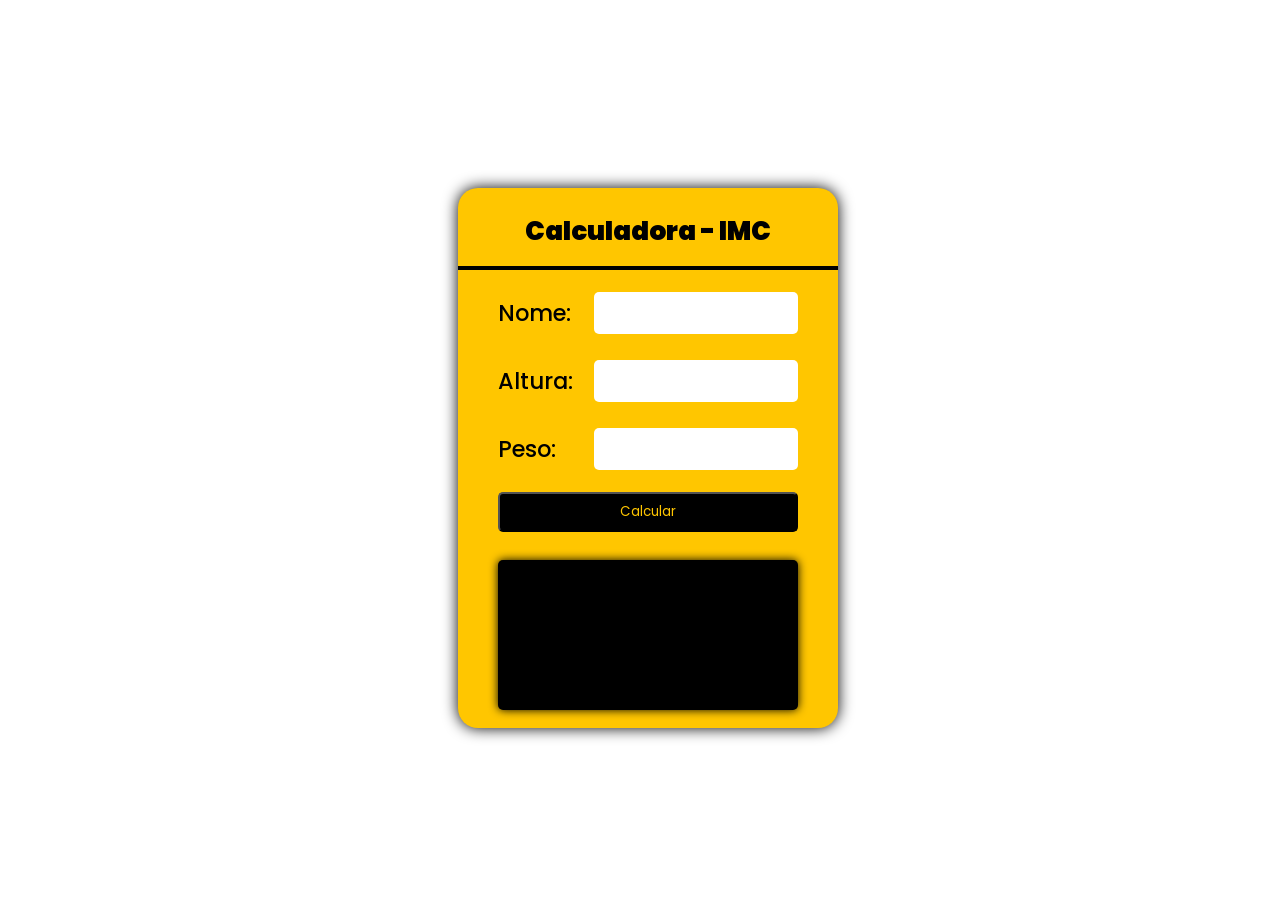
<file: projetos/calculadora-imc/index.html>
<!DOCTYPE html>
<html lang="pt-br">

  <head>
    <meta charset="UTF-8">
    <meta name="viewport" content="width=device-width, initial-scale=1.0">
    <link rel="stylesheet" type="text/css" href="./style.css">
    <title>Calculadora IMC</title>
  </head>

  <body style="overflow-x: hidden; overflow-y: hidden;">
    <main>
      <div class="container">
        <div class="title"> Calculadora - IMC </div>
        <div class="input">
            <label>Nome:</label>
            <input type="text" id='nome'>
        </div>
        <div class="input">
            <label>Altura:</label>
            <input type="number" id='altura'>
        </div>
        <div class="input">
            <label>Peso:</label>
            <input type="number" id='peso'>
        </div>
        <button id='calcular'>Calcular</button>

        <div class="result" id='resultado'></div>
      </div>
    </main>

    <script src="./script.js"></script>
  </body>

</html>
</file>
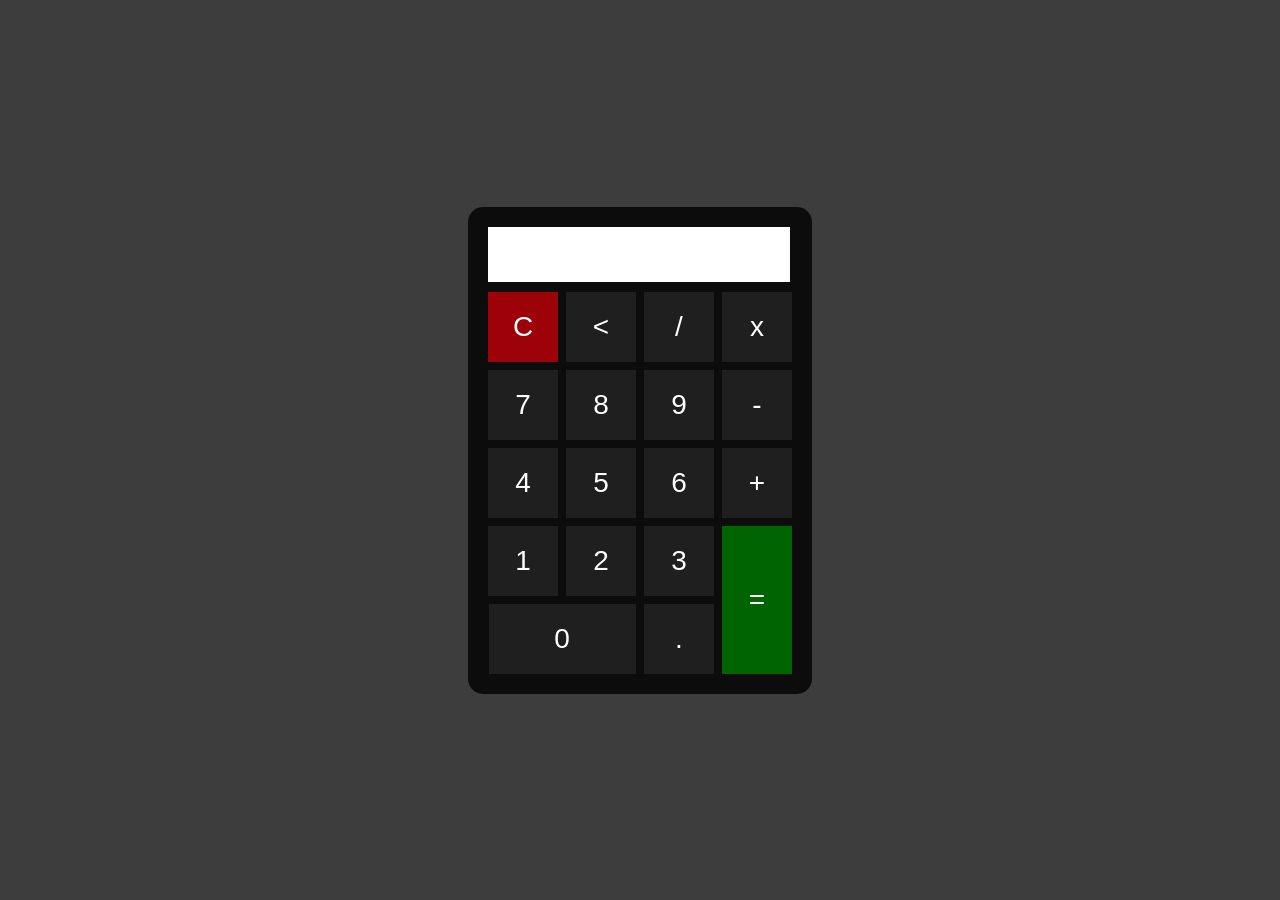
<file: projetos/calculadora/index.html>
<!DOCTYPE html>
<html lang="pt-br">

<head>
    <meta charset="UTF-8">
    <meta http-equiv="X-UA-Compatible" content="IE=edge">
    <meta name="viewport" content="width=device-width, initial-scale=1.0">
    <link rel="stylesheet" type="text/css" href="./style.css">
    <title>Calculadora</title>
</head>

<body>
    <div>
        <div class="calculadora">
            <p id="resultado"></p>
            <table>
                <tr>
                    <td><button class="botao" onclick="clean()" style="background-color: #9d0208;">C</button></td>
                    <td><button class="botao" onclick="back()"><</button></td>
                    <td><button class="botao" onclick="insert('/')">/</button></td>
                    <td><button class="botao" onclick="insert('*')">x</button></td>
                </tr>
                <tr>
                    <td><button class="botao" onclick="insert('7')">7</button></td>
                    <td><button class="botao" onclick="insert('8')">8</button></td>
                    <td><button class="botao" onclick="insert('9')">9</button></td>
                    <td><button class="botao" onclick="insert('-')">-</button></td>
                </tr>
                <tr>
                    <td><button class="botao" onclick="insert('4')">4</button></td>
                    <td><button class="botao" onclick="insert('5')">5</button></td>
                    <td><button class="botao" onclick="insert('6')">6</button></td>
                    <td><button class="botao" onclick="insert('+')">+</button></td>
                </tr>
                <tr>
                    <td><button class="botao" onclick="insert('1')">1</button></td>
                    <td><button class="botao" onclick="insert('2')">2</button></td>
                    <td><button class="botao" onclick="insert('3')">3</td>
                    <td rowspan="2"><button class="botao" style="height: 148px; background-color: #006400;" onclick="calcular()">=</button></td>
                </tr>
                <tr>
                    <td colspan="2"><button class="botao" style="width: 147px;" onclick="insert('0')">0</button></td>
                    <td><button class="botao" onclick="insert('.')">.</button></td>
                </tr>
            </table>
        </div>
    </div>

    <script src="./script.js"></script>
</body>

</html>
</file>
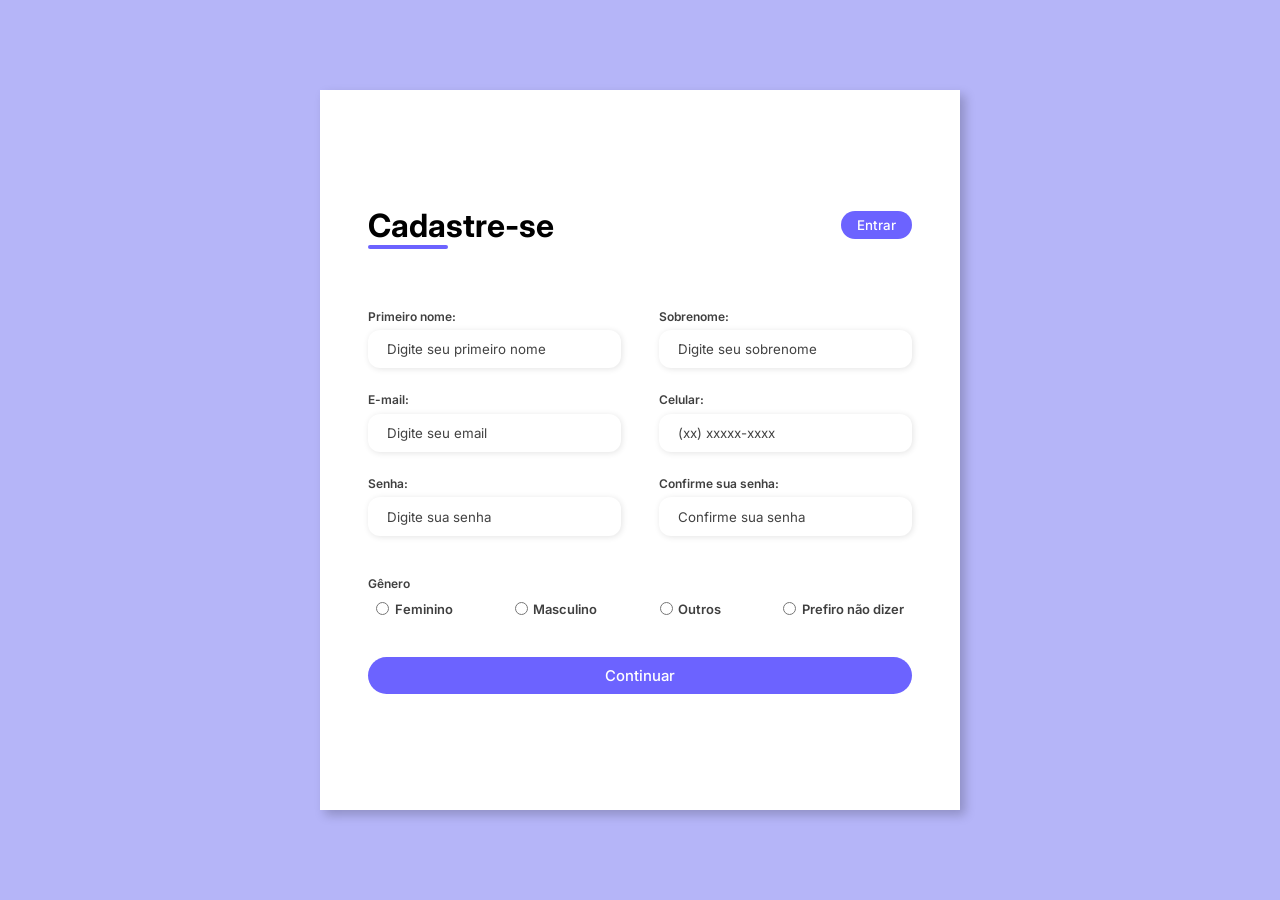
<file: projetos/formulario-de-cadastro/index.html>
<!DOCTYPE html>
<html lang="pt-br">

<head>
    <meta charset="UTF-8">
    <meta http-equiv="X-UA-Compatible" content="IE=edge">
    <meta name="viewport" content="width=device-width, initial-scale=1.0">
    <link rel="stylesheet" type="text/css" href="./style.css">
    <title>Formulário de Cadastro</title>
</head>

<body>
    <div class="container">
        <div class="form-image">
            <img src="img/undraw_shopping_re_hdd9.svg">
        </div>
        <div class="form">
            <form action="#">
                <div class="form-header">
                    <div class="title">
                        <h1>Cadastre-se</h1>
                    </div>
                    <div class="login-button">
                        <button><a href="#">Entrar</a></button>
                    </div>
                </div>
                <div class="input-group">
                    <div class="input-box">
                        <label for="firstname">Primeiro nome:</label>
                        <input id="firstname" type="text" name="firstname" placeholder="Digite seu primeiro nome" required>
                    </div>
                    <div class="input-box">
                        <label for="lastname">Sobrenome:</label>
                        <input id="lastname" type="text" name="lastname" placeholder="Digite seu sobrenome" required>
                    </div>
                    <div class="input-box">
                        <label for="email">E-mail:</label>
                        <input id="email" type="email" name="email" placeholder="Digite seu email" required>
                    </div>
                    <div class="input-box">
                        <label for="number">Celular:</label>
                        <input id="number" type="tel" name="number" placeholder="(xx) xxxxx-xxxx" required>
                    </div>
                    <div class="input-box">
                        <label for="password">Senha:</label>
                        <input id="password" type="password" name="password" placeholder="Digite sua senha" required>
                    </div>
                    <div class="input-box">
                        <label for="password">Confirme sua senha:</label>
                        <input id="password" type="password" name="confirmpassword" placeholder="Confirme sua senha" required>
                    </div>
                </div>
                <div class="gender-inputs">
                    <div class="gender-title">
                        <h6>Gênero</h6>
                    </div>
                    <div class="gender-group">
                        <div class="gender-input">
                            <input type="radio" id="female" name="gender">
                            <label for="female">Feminino</label>
                        </div>
                        <div class="gender-input">
                            <input type="radio" id="male" name="gender">
                            <label for="male">Masculino</label>
                        </div>
                        <div class="gender-input">
                            <input type="radio" id="others" name="gender">
                            <label for="others">Outros</label>
                        </div>
                        <div class="gender-input">
                            <input type="radio" id="none" name="gender">
                            <label for="none">Prefiro não dizer</label>
                        </div>
                    </div>
                </div>
                <div class="continue-button">
                    <button><a href="#">Continuar</a></button>
                </div>
            </form>
        </div>
    </div>
</body>

</html>
</file>
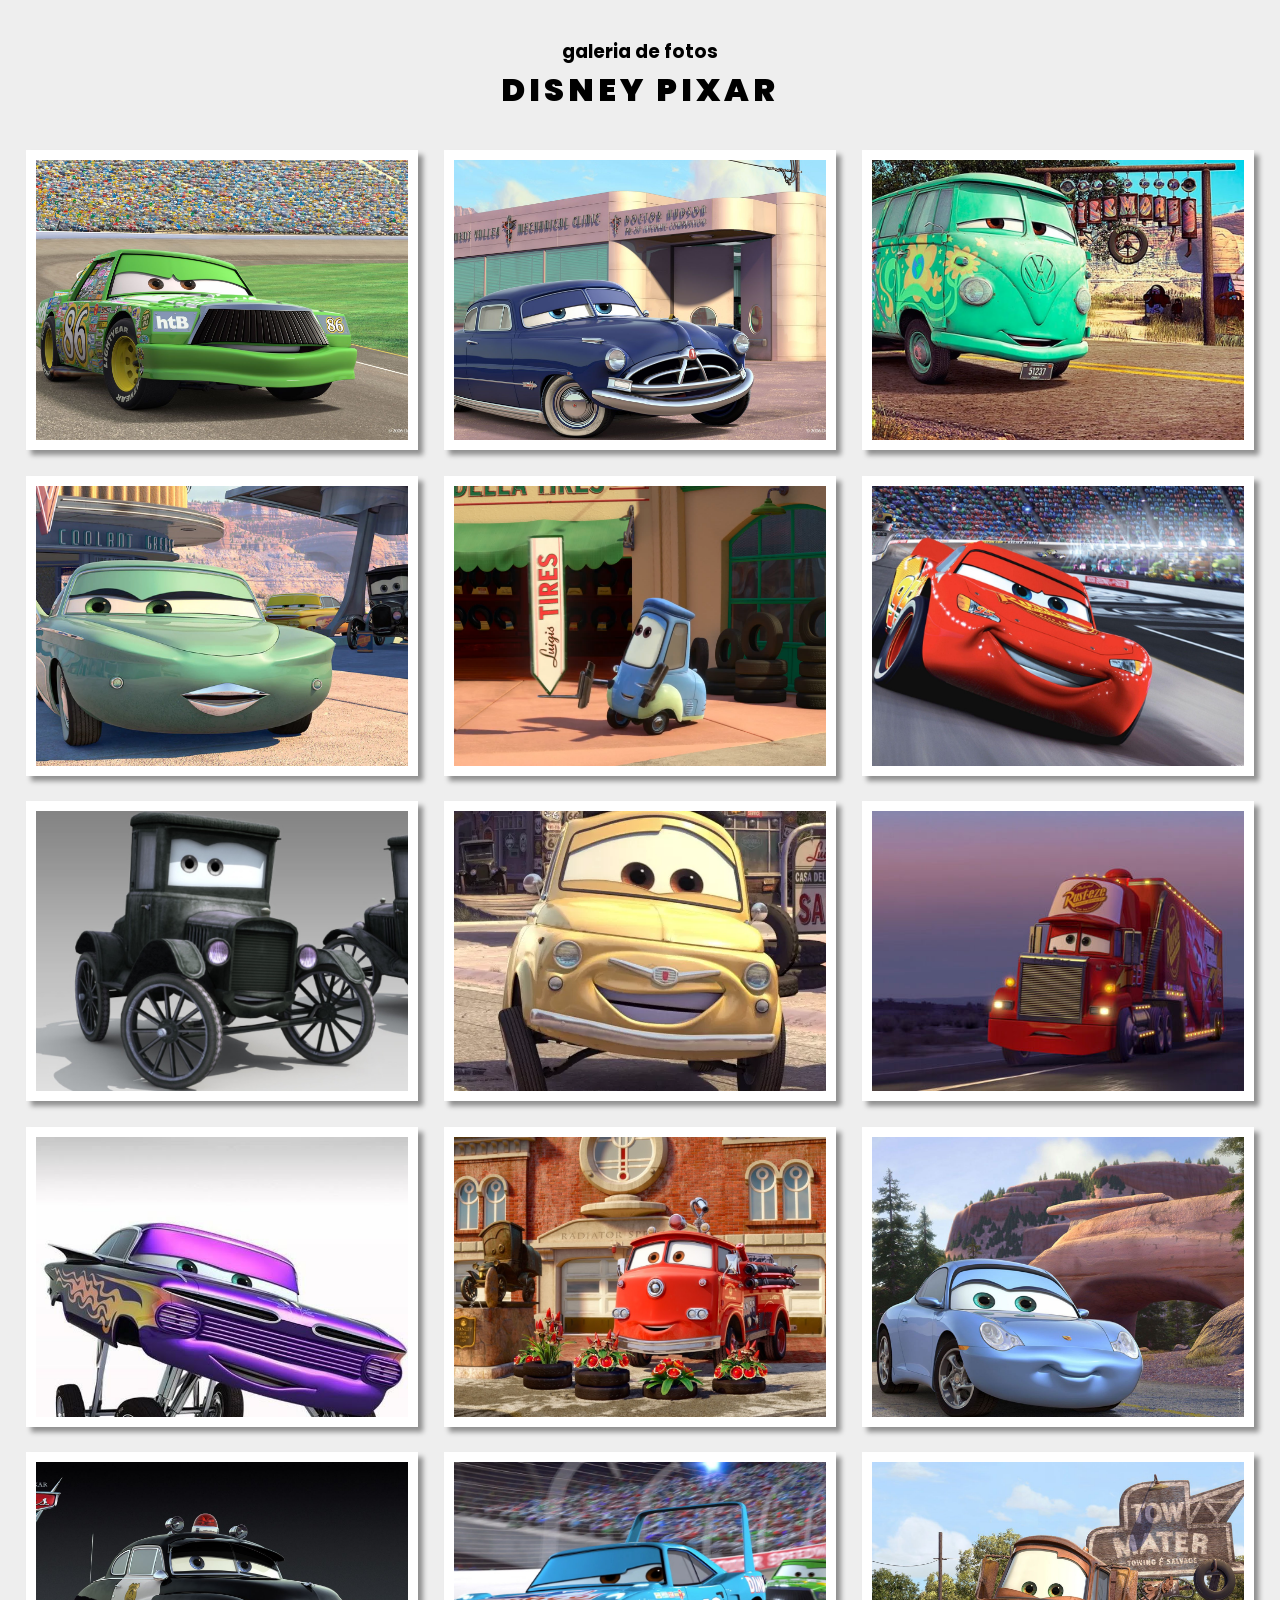
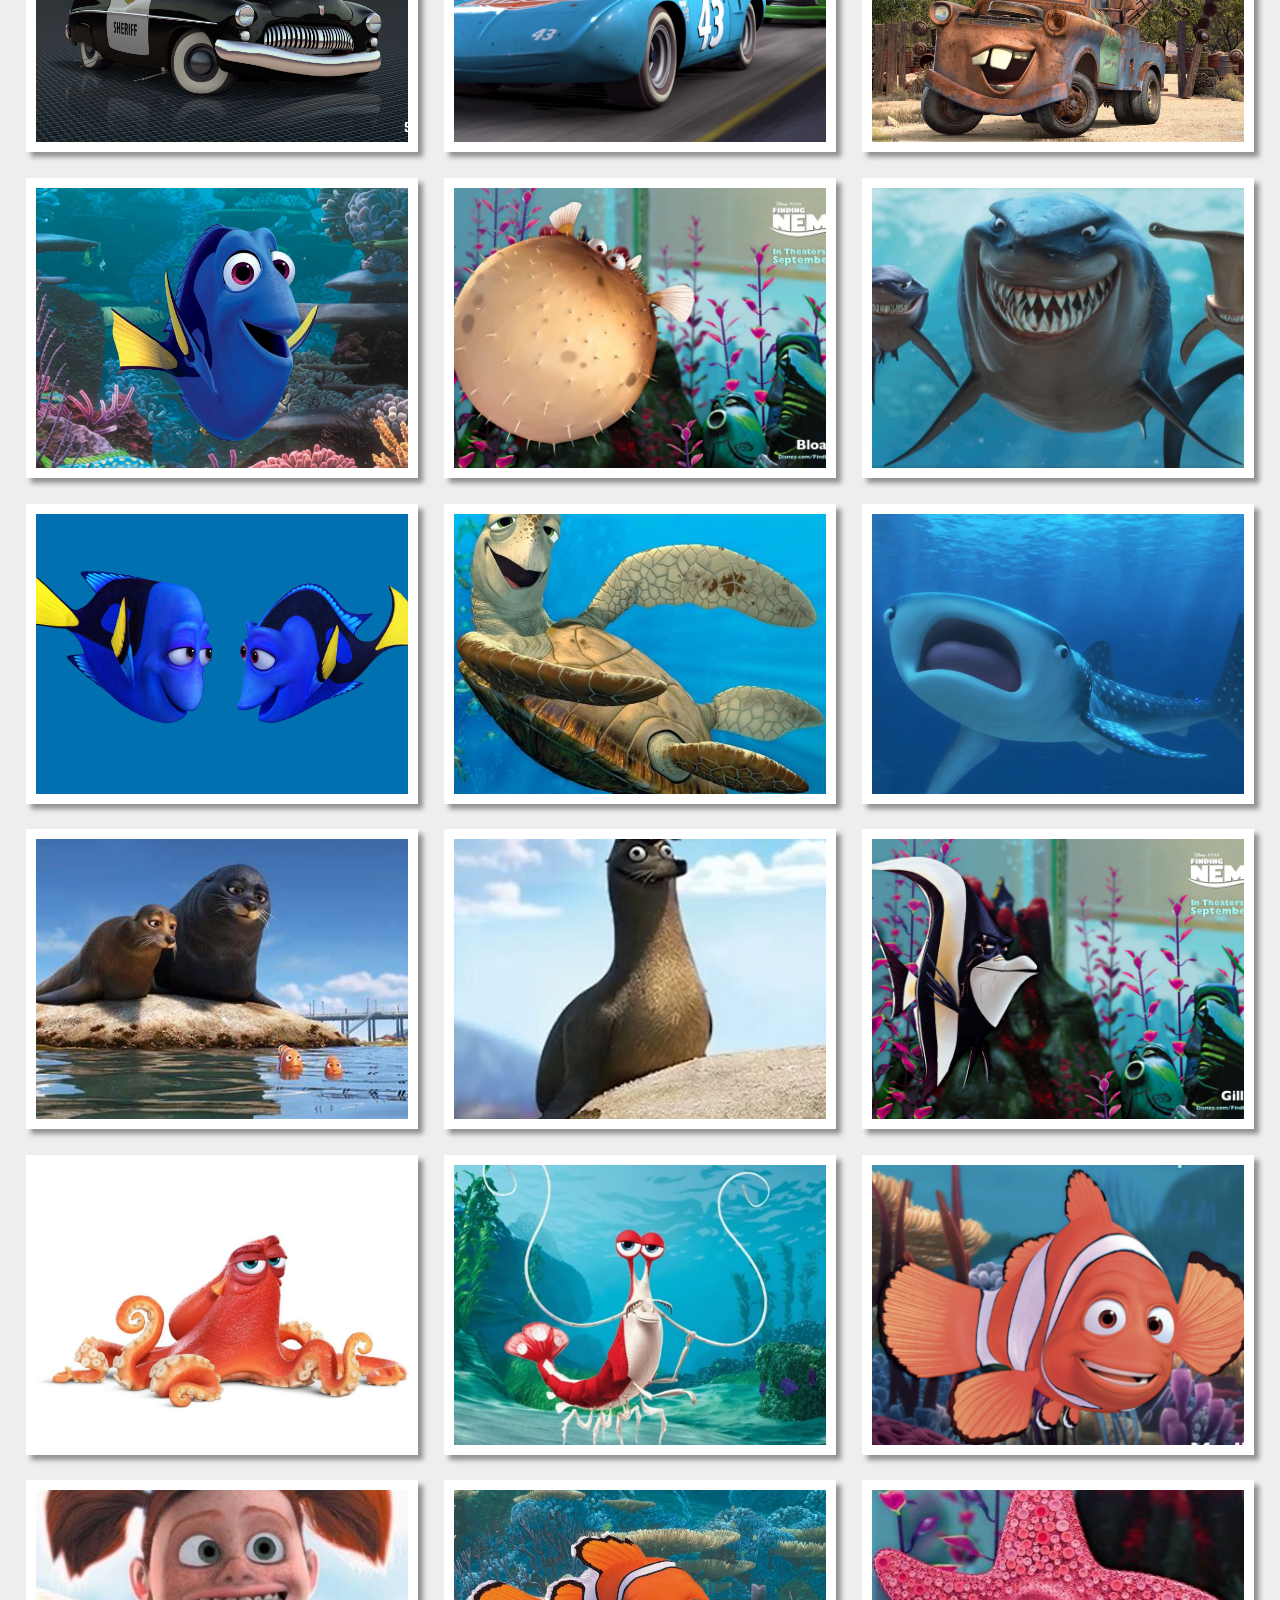
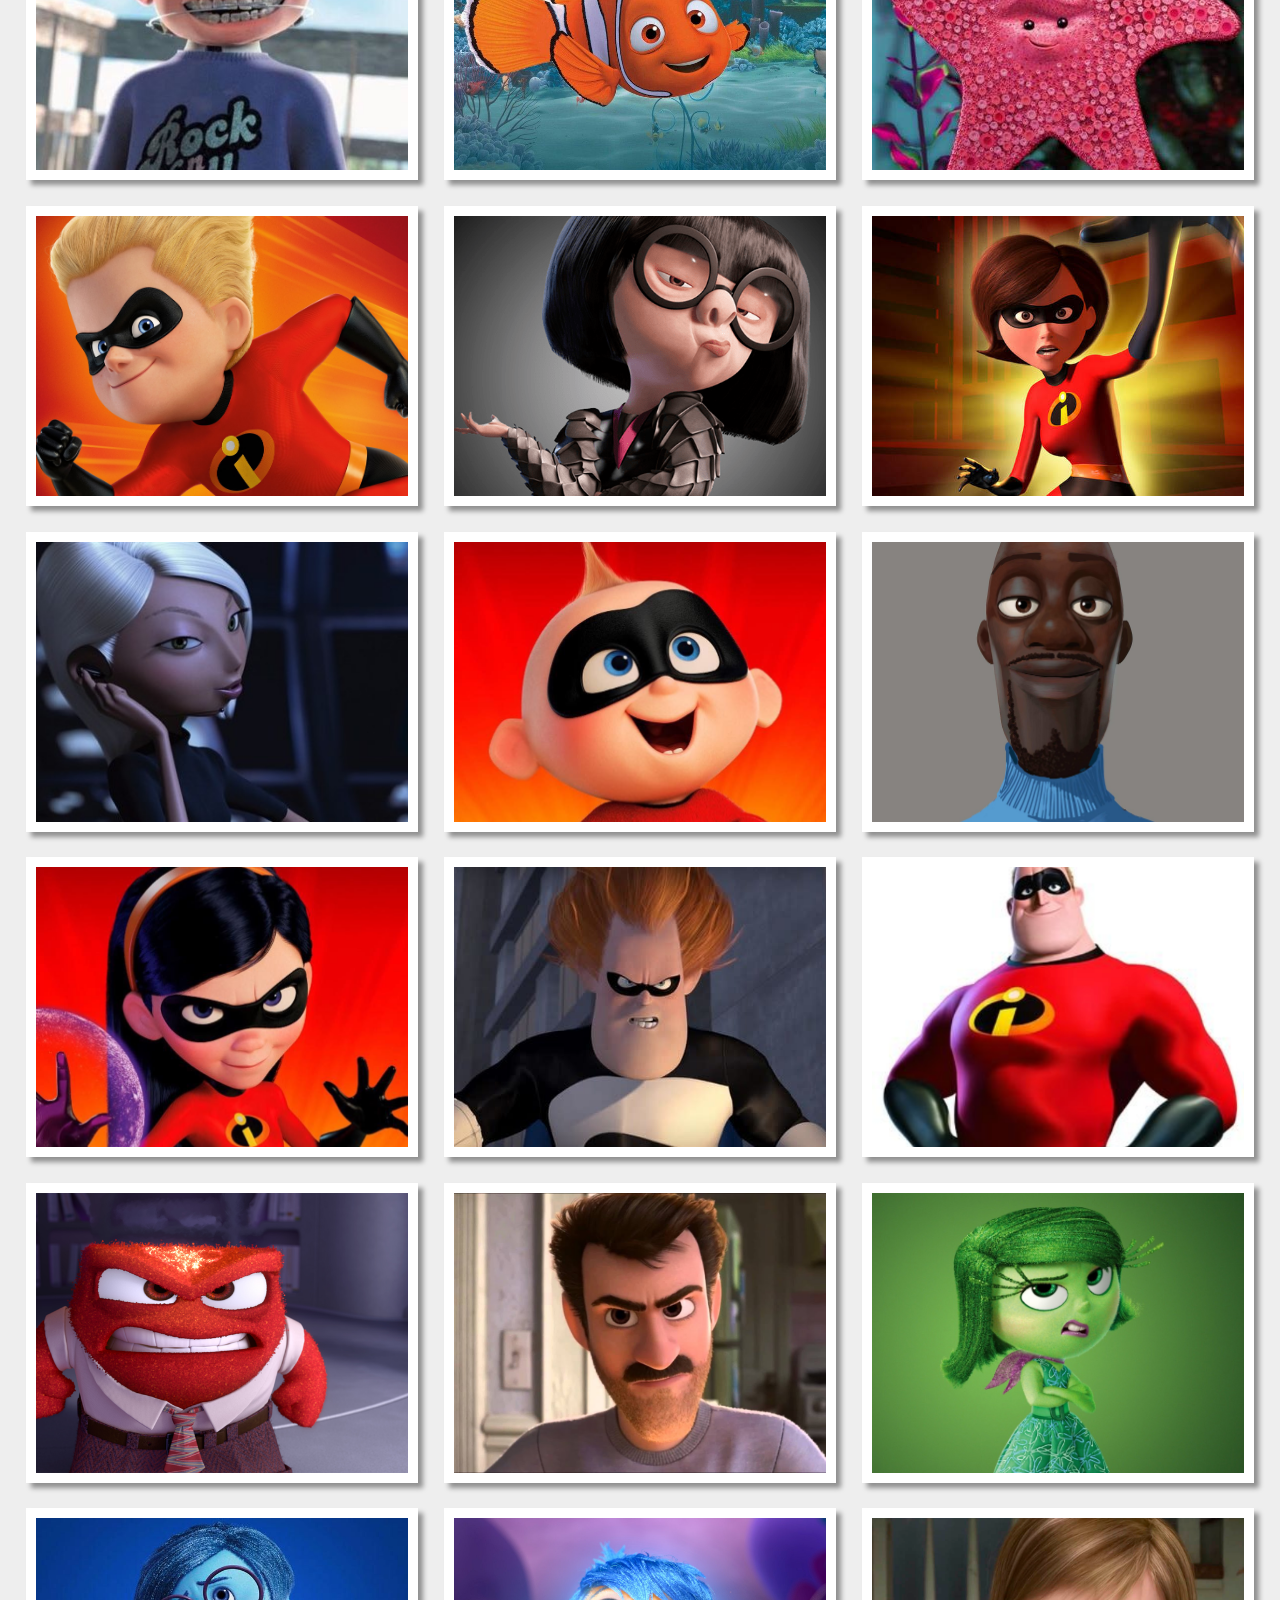
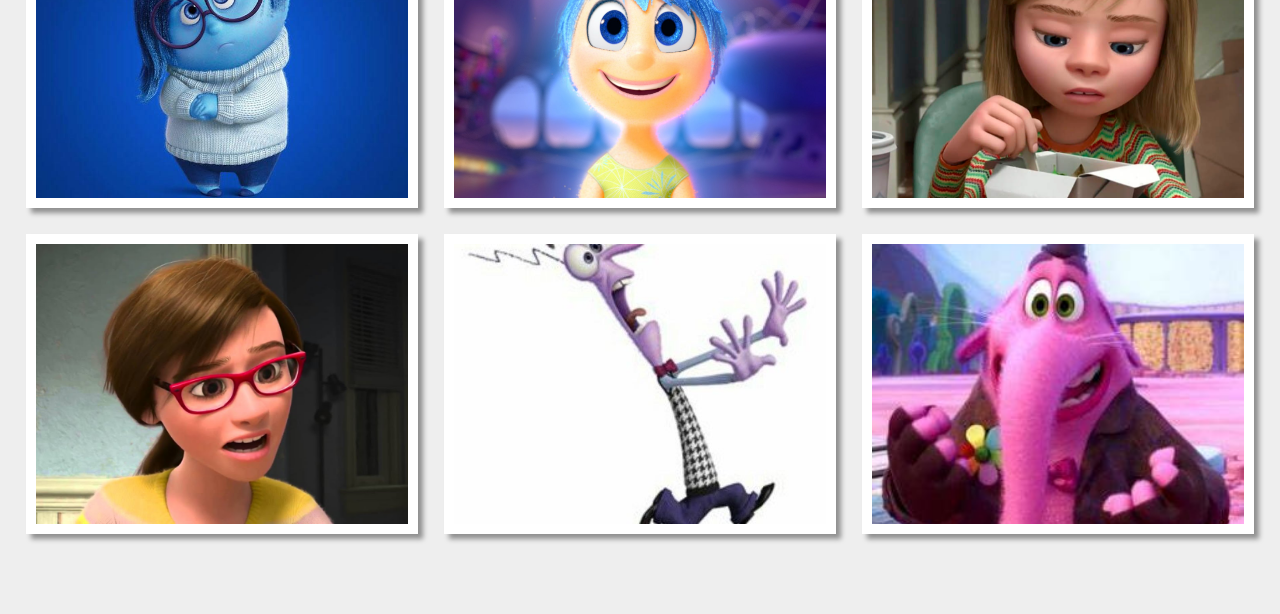
<file: projetos/galeria-de-fotos/index.html>
<!DOCTYPE html>
<html lang="pt-br">

<head>
    <meta charset="UTF-8">
    <meta http-equiv="X-UA-Compatible" content="IE=edge">
    <meta name="viewport" content="width=device-width, initial-scale=1.0">
    <link rel="stylesheet" type="text/css" href="./style.css">
    <title>Galeria de fotos</title>
</head>

<body>
    <header>
        <h3>galeria de fotos</h3>
        <h1>DISNEY PIXAR</h1>
    </header>

    <main>
        <div class="container">
            <a href="./img/Chick Hicks.jpg" class="itens">
                <img src="./img/Chick Hicks.jpg" alt="Chick Hicks">
            </a>
            <a href="./img/doctor hudson.jpg" class="itens">
                <img src="./img/doctor hudson.jpg" alt="Doctor hudson">
            </a>
            <a href="./img/Fillmore.jpg" class="itens">
                <img src="./img/Fillmore.jpg" alt="Fillmore">
            </a>
            <a href="./img/flo.jpg" class="itens">
                <img src="./img/flo.jpg" alt="Flo">
            </a>
            <a href="./img/Guido.png" class="itens">
                <img src="./img/Guido.png" alt="Guido">
            </a>
            <a href="./img/lightning-mcqueen.jpg" class="itens">
                <img src="./img/lightning-mcqueen.jpg" alt="Lightning Mcqueen">
            </a>
            <a href="./img/Lizzie.jpg" class="itens">
                <img src="./img/Lizzie.jpg" alt="Lizzie">
            </a>
            <a href="./img/Luigi.png" class="itens">
                <img src="./img/Luigi.png" alt="Luigi">
            </a>
            <a href="./img/Mack.jpg" class="itens">
                <img src="./img/Mack.jpg" alt="Mack">
            </a>
            <a href="./img/Ramone.jpg" class="itens">
                <img src="./img/Ramone.jpg" alt="Ramone">
            </a>
            <a href="./img/Ruivo.jpg" class="itens">
                <img src="./img/Ruivo.jpg" alt="Ruivo">
            </a>
            <a href="./img/Sally Carrera.jpg" class="itens">
                <img src="./img/Sally Carrera.jpg" alt="Sally Carrera">
            </a>
            <a href="./img/Sheriff.jpg" class="itens">
                <img src="./img/Sheriff.jpg" alt="Sheriff">
            </a>
            <a href="./img/The King.jpg" class="itens">
                <img src="./img/The King.jpg" alt="The king">
            </a>
            <a href="./img/Tow Mater.jpg" class="itens">
                <img src="./img/Tow Mater.jpg" alt="Tow Mater">
            </a>
            <a href="./img/Dory.jpg" class="itens">
                <img src="./img/Dory.jpg" alt="Dory">
            </a>
            <a href="./img/Bloat.jpg" class="itens">
                <img src="./img/Bloat.jpg" alt="Bloat">
            </a>
            <a href="./img/Bruce.jpg" class="itens">
                <img src="./img/Bruce.jpg" alt="Bruce">
            </a>
            <a href="./img/Charlie e Jenny.webp" class="itens">
                <img src="./img/Charlie e Jenny.webp" alt="Charlie e Jenny">
            </a>
            <a href="./img/Crush.jpg" class="itens">
                <img src="./img/Crush.jpg" alt="Crush">
            </a>
            <a href="./img/Destiny.png" class="itens">
                <img src="./img/Destiny.png" alt="Destiny">
            </a>
            <a href="./img/Focas.jpg" class="itens">
                <img src="./img/Focas.jpg" alt="Focas">
            </a>
            <a href="./img/Geraldo.jpg" class="itens">
                <img src="./img/Geraldo.jpg" alt="Geraldo">
            </a>
            <a href="./img/Gill.jpg" class="itens">
                <img src="./img/Gill.jpg" alt="Gill">
            </a>
            <a href="./img/Hank.jpg" class="itens">
                <img src="./img/Hank.jpg" alt="Hank">
            </a>
            <a href="./img/Jacques.jpg" class="itens">
                <img src="./img/Jacques.jpg" alt="Jacques">
            </a>
            <a href="./img/Marlin.png" class="itens">
                <img src="./img/Marlin.png" alt="Marlin">
            </a>
            <a href="./img/Menina.jpg" class="itens">
                <img src="./img/Menina.jpg" alt="Menina">
            </a>
            <a href="./img/Nemo.jpg" class="itens">
                <img src="./img/Nemo.jpg" alt="Nemo">
            </a>
            <a href="./img/Peach.jpg" class="itens">
                <img src="./img/Peach.jpg" alt="Peach">
            </a>
            <a href="./img/Dash.jpg" class="itens">
                <img src="./img/Dash.jpg" alt="Dash">
            </a>
            <a href="./img/Edna.png" class="itens">
                <img src="./img/Edna.png" alt="Edna">
            </a>
            <a href="./img/Helen.jpg" class="itens">
                <img src="./img/Helen.jpg" alt="Helen">
            </a>
            <a href="./img/Mirage.jpg" class="itens">
                <img src="./img/Mirage.jpg" alt="Mirage">
            </a>
            <a href="./img/Jack.jpg" class="itens">
                <img src="./img/Jack.jpg" alt="Jack">
            </a>
            <a href="./img/Lucius.jpg" class="itens">
                <img src="./img/Lucius.jpg" alt="Lucius">
            </a>
            <a href="./img/Violet.jpg" class="itens">
                <img src="./img/Violet.jpg" alt="Violet">
            </a>
            <a href="./img/Buddy.jpg" class="itens">
                <img src="./img/Buddy.jpg" alt="Buddy">
            </a>
            <a href="./img/Bob.png" class="itens">
                <img src="./img/Bob.png" alt="Bob">
            </a>
            <a href="./img/Anger.png" class="itens">
                <img src="./img/Anger.png" alt="Anger">
            </a>
            <a href="./img/Dad.jpg" class="itens">
                <img src="./img/Dad.jpg" alt="Dad">
            </a>
            <a href="./img/Disgust.jpg" class="itens">
                <img src="./img/Disgust.jpg" alt="Disgust">
            </a>
            <a href="./img/Sadness.jpg" class="itens">
                <img src="./img/Sadness.jpg" alt="Sadness">
            </a>
            <a href="./img/Joy.jpg" class="itens">
                <img src="./img/Joy.jpg" alt="Joy">
            </a>
            <a href="./img/Girl.png" class="itens">
                <img src="./img/Girl.png" alt="Girl">
            </a>
            <a href="./img/Mom.jpg" class="itens">
                <img src="./img/Mom.jpg" alt="Mom">
            </a>
            <a href="./img/Fear.jpg" class="itens">
                <img src="./img/Fear.jpg" alt="Fear">
            </a>
            <a href="./img/Bing Bong.jpg" class="itens">
                <img src="./img/Bing Bong.jpg" alt="Bing Bong">
            </a>
        </div>
    </main>
    
    <footer></footer>
</body>

</html>
</file>
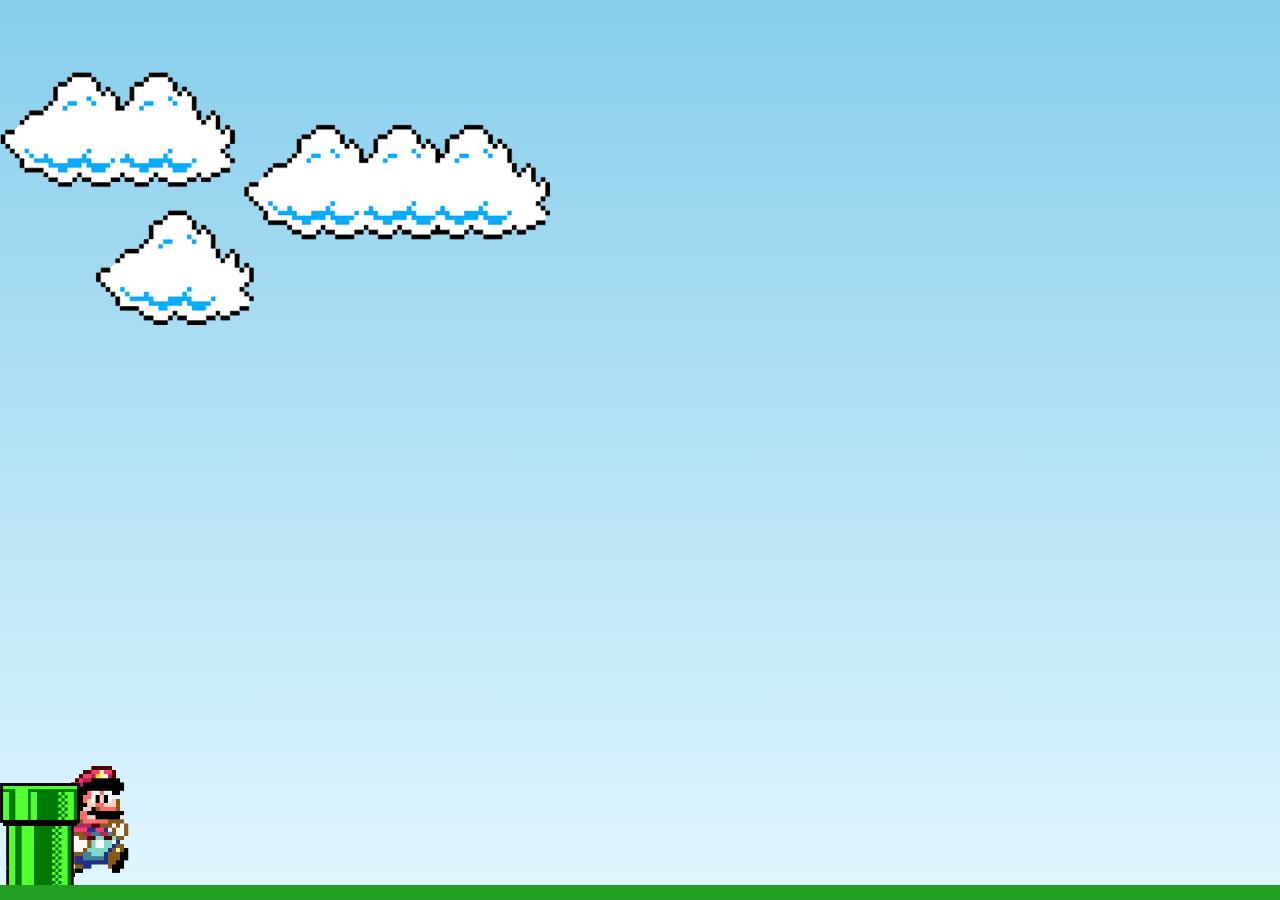
<file: projetos/jogo-do-mario/index.html>
<!DOCTYPE html>
<html lang="pt-br">
<head>
    <meta charset="UTF-8">
    <meta http-equiv="X-UA-Compatible" content="IE=edge">
    <meta name="viewport" content="width=device-width, initial-scale=1.0">
    <link rel="stylesheet" type="text/css" href="./style.css">
    <title>Jogo do Mário</title>
</head>

<body>
    <div class="game-board">
        <img src="./img/nuvens.png" class="nuvens">
        <img src="./img/nuvens.png" class="nuvens2">
        <img src="./img/mario.gif" class="mario">
        <img src="./img/tubo.png" class="tubo">
    </div>

    <script src="./script.js"></script>
</body>

</html>
</file>
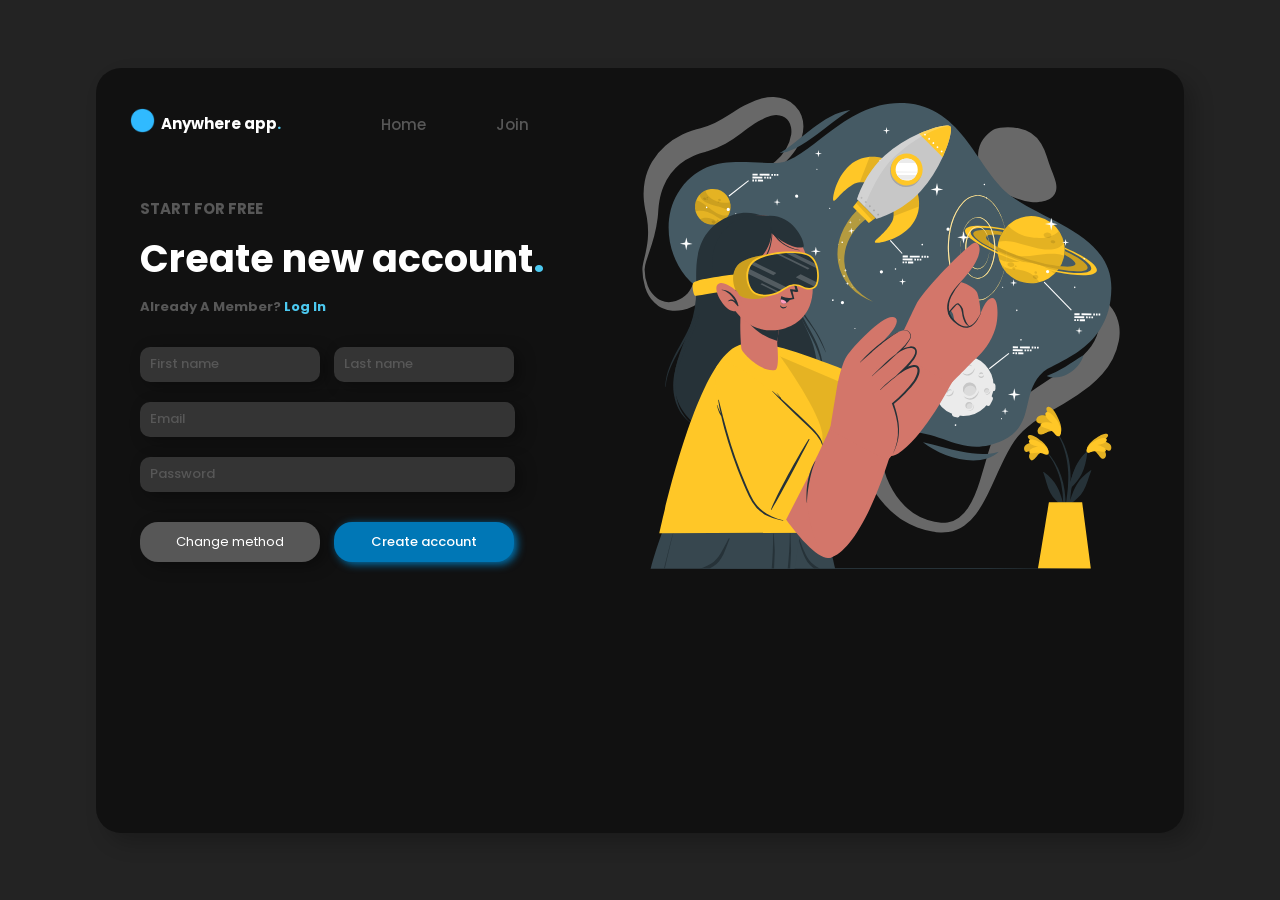
<file: projetos/landing-page/index.html>
<!DOCTYPE html>
<html lang="pt-br">

<head>
    <meta charset="UTF-8">
    <meta http-equiv="X-UA-Compatible" content="IE=edge">
    <meta name="viewport" content="width=device-width, initial-scale=1.0">
    <link rel="stylesheet" type="text/css" href="./style.css">
    <title>Landing page</title>
</head>

<body>
    <div class="container">
        <div class="lado-esquerdo">
            <header class="lado-esquerdo-header">
                <img class="logo" src="./img/logo circulo azul.png">
                <h2 class="logo-nome">Anywhere app<span>.</span></h2>
                <ul>
                    <a href="#"><li>Home</li></a>
                    <a href="#"><li>Join</li></a>
                </ul>
            </header>
            <section class="lado-esquerdo-main">
                <div>
                    <h3 class="lado-esquerdo-subtitulo1">START FOR FREE</h3>
                    <h1 class="lado-esquerdo-titulo">Create new account<span>.</span></h1>
                    <h3 class="lado-esquerdo-subtitulo2">Already A Member? <span>Log In</span></h3>
                </div>
                <form>
                    <div>
                        <input  class="primeiro-input" type="text" placeholder="First name">
                        <input type="text" placeholder="Last name">
                    </div>
                    <input class="segundo-input" type="email" placeholder="Email" required>
                    <input class="segundo-input" type="password" placeholder="Password" required>
                    <div class="botao">
                        <input class="terceiro-input-botao" type="submit" value="Change method">
                        <input class="segundo-botao" type="submit" value="Create account">
                    </div>
                </form>
            </section>
        </div>
        <section class="lado-direito">
            <img class="lado-direito-imagem" src="./img/animação.svg">
        </section>
    </div>
</body>

</html>
</file>
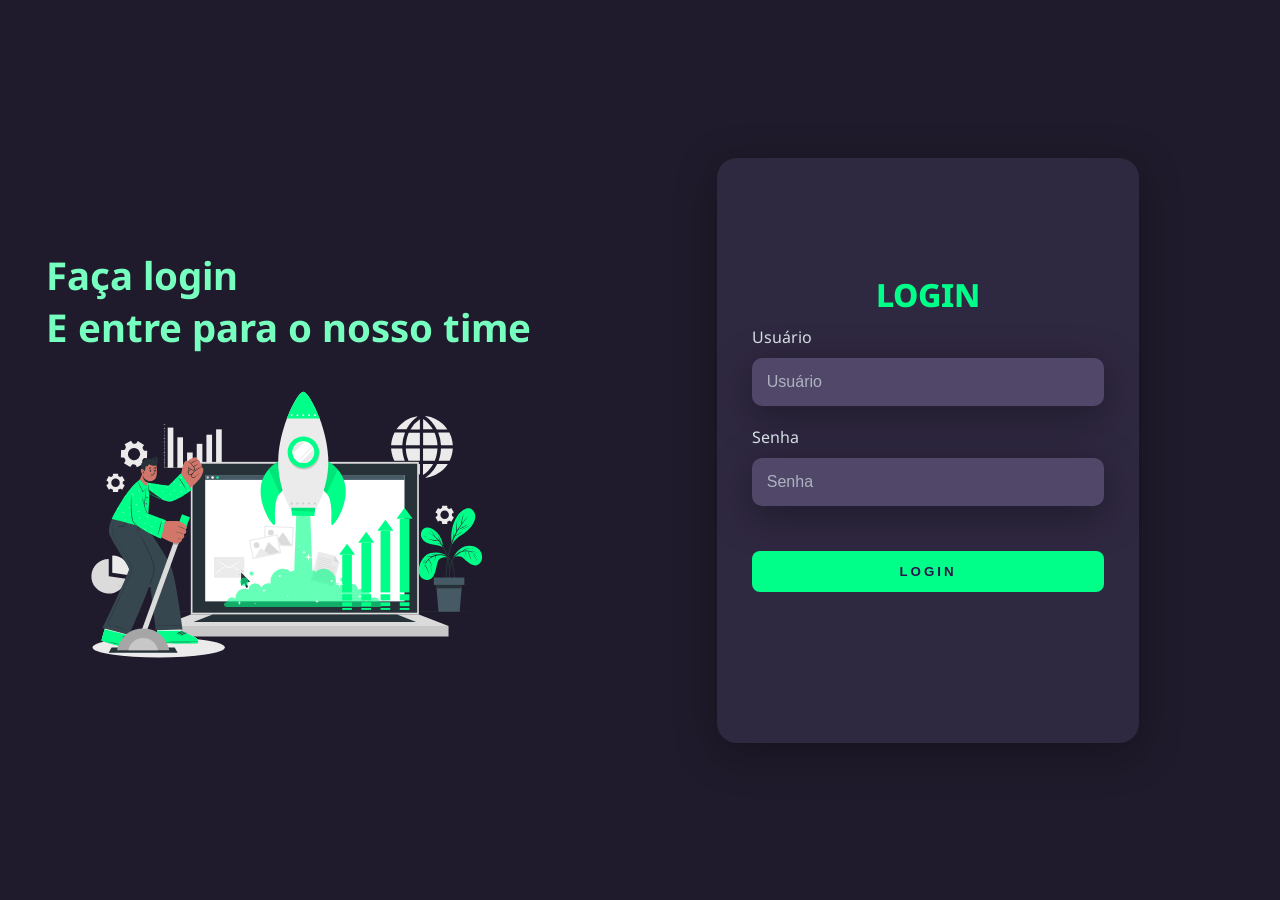
<file: projetos/tela-de-login/index.html>
<!DOCTYPE html>
<html lang="pt-br">

<head>
    <meta charset="UTF-8">
    <meta http-equiv="X-UA-Compatible" content="IE=edge">
    <meta name="viewport" content="width=device-width, initial-scale=1.0">
    <link rel="stylesheet" type="text/css" href="./style.css">
    <title>Login</title>
</head>

<body>
    <main class="main-login">
        <div class="left-login">
            <h1>Faça login<br>E entre para o nosso time</h1>
            <img class="left-login-image" src="./img/animação.svg" alt="Imagem">
        </div>
        <div class="right-login">
            <div class="card-login">
                <h1>LOGIN</h1>
                <div class="textfield">
                    <label for="usuario">Usuário</label>
                    <input type="text" name="usuario" placeholder="Usuário" required>
                </div>
                <div class="textfield">
                    <label for="Senha">Senha</label>
                    <input type="password" name="senha" placeholder="Senha" required>
                </div>
                <button class="btn-login">Login</button>
            </div>
        </div>
    </main>
</body>

</html>
</file>
<file: projetos/calculadora-imc/style.css>
@import url('https://fonts.googleapis.com/css2?family=Noto+Sans:wght@400;700&family=Poppins:wght@300;400;500;600&display=swap');

* {
  font-family: 'poppins', Arial, Helvetica, sans-serif;
}

main{
    display: flex;
    width: 100vw;
    height: 100vh;
    justify-content: center;
    align-items: center;
  }
  
  .container{
    display: flex;
    flex-direction: column;
    background: rgb(255,198,0);
    width: 380px;
    height: 540px;
    align-items: center;
    justify-content: space-evenly;
    border-radius: 20px;
    box-shadow: 0 0 15px black;
  }
  
  .title{
    display: flex;
    justify-content: center;
    align-items: center;
    font-size: 26px;
    font-weight: 900;
    width: 100%;
    height: 50px;
    font: 'poppins', arial;
    border-bottom: solid 4px black;
    padding-bottom: 10px;
  }
  
  .input {
    display: flex;
    width: 300px;
    height: 50px;
    justify-content: space-between;
    align-items: center;
  }
  .input input {
    width: 200px;
    height: 40px;
    border-radius: 5px;
    border:none;
    outline: 0;
    font-size: 1rem;
    text-align: center;
  }
  
  .input label {
    font-size: 1.4rem;
    font-weight: 500;
  }
  
  button{
    width: 300px;
    height: 40px;
    background: #000;
    color: rgb(255,198,0);
    outline: none;
    border-radius: 5px;
    cursor: pointer;
  }
  
  .result{
    display: flex;
    margin-top: 10px;
    align-items: center;
    width: 300px;
    height: 150px;
    border-radius: 5px;
    font-size: 1rem;
    box-shadow: 0px 0px 10px black;
    background: #000;
    color: rgb(255,198,0);
    padding: 20px;
    box-sizing: border-box;
    user-select: none;
  }
</file>
<file: projetos/calculadora/style.css>
* {
    margin: 0;
    padding: 0;
}

body {
    background-color: #3d3d3d;
    height: 100vh;
    color: #fff;
    font-family: Arial, Helvetica, sans-serif;
    text-align: center;
}

body > div {
    width: 100%;
    height: 100%;
    display: flex;
    align-items: center;
    justify-content: center;
}

.calculadora {
    position: absolute;
    background-color: rgba(0, 0, 0, 0.8);
    border-radius: 15px;
    padding: 15px;
}

.botao {
    width: 70px;
    height: 70px;
    font-size: 28px;
    cursor: pointer;
    margin: 3px;
    background-color: rgb(31, 31, 31);
    border: none;
    color: #fff;
}
.botao:hover {
    background-color: black;
}

#resultado {
    background-color: #fff;
    width: 93%;
    height: 45px;
    margin: 5px;
    font-size: px;
    color: black;
    text-align: right;
    padding: 5px;
}
</file>
<file: projetos/formulario-de-cadastro/style.css>
@import url('https://fonts.googleapis.com/css2?family=Inter:wght@100;200;300;400;500;600&family=Noto+Sans:wght@400;700&family=Poppins:wght@100;200;300;400;500;600&family=Righteous&family=Sarala:wght@400;700&display=swap');

* {
    padding: 0;
    margin: 0;
    box-sizing: border-box;
    font-family: 'inter', sans-serif;
}

body {
    width: 100%;
    height: 100vh;
    display: flex;
    justify-content: center;
    align-items: center;
    background: #0c0ce94d;
}

.container {
    width: 80%;
    height: 80vh;
    display: flex;
    box-shadow: 5px 5px 10px rgba(0, 0, 0, .212);
}

.form-image {
    width: 50%;
    display: flex;
    justify-content: center;
    align-items: center;
    background-color: #fde3a7d7;
    padding: 2rem;
}
.form-image img {
    width: 31rem;
}

.form {
    width: 50%;
    display: flex;
    justify-content: center;
    align-items: center;
    flex-direction: column;
    background-color: #fff;
    padding: 3rem;
}

.form-header {
    margin-bottom: 3rem;
    display: flex;
    justify-content: space-between;
}

.form-header h1::after {
    content: '';
    display: flex;
    width: 5rem;
    height: 0.3rem;
    background-color: #6c63ff;
    margin: 0 auto;
    position: absolute;
    border-radius: 10px;
}

.login-button {
    display: flex;
    align-items: center;
}
.login-button button {
    border: none;
    background-color: #6c63ff;
    padding: 0.4rem 1rem;
    border-radius: 19px;
    cursor: pointer;
}
.login-button button:hover {
    background-color: #6b63fff1;
}
.login-button button a {
    text-decoration: none;
    font-weight: 500;
    color: #fff;
}

.input-group {
    display: flex;
    flex-wrap: wrap;
    justify-content: space-between;
    padding: 1rem 0;
}

.input-box {
    display: flex;
    flex-direction: column;
    margin-bottom: 1.1rem;
}

.input-box input {
    margin: 0.4rem 0;
    padding: 0.7rem 1.2rem;
    border: none;
    border-radius: 12px;
    box-shadow: 1px 1px 6px #0000001c;
}
.input-box input:hover {
    background-color: #eeeeee75;
}
.input-box input:focus-visible {
    outline: 1px solid #6c63ff;
}
.input-box input::placeholder {
    color: #000000be;
}

.input-box label,
.gender-title h6 {
    font-size: 0.75rem;
    font-weight: 600;
    color: #000000c0;
}

.gender-group {
    display: flex;
    justify-content: space-between;
    margin-top: 0.62rem;
    padding: 0 0.5rem;
}

.gender-input {
    display: flex;
    align-items: center;
}
.gender-input input {
    margin-right: 0.35rem;
}
.gender-input label {
    font-size: 0.81rem;
    font-weight: 600;
    color: #000000c0;
}

.continue-button button {
    width: 100%;
    margin-top: 2.5rem;
    border: none;
    background-color: #6c63ff;
    padding: 0.62rem;
    border-radius: 20px;
    cursor: pointer;
}
.continue-button button:hover {
    background-color: #6b63fff1;
}
.continue-button button a {
    text-decoration: none;
    font-size: 0.93rem;
    font-weight: 500;
    color: #fff;
}



/*responsividade*/
@media screen and (max-width: 1330px) {
    .form-image {
        display: none;
    }
    .container {
        width: 50%;
    }
    .form {
        width: 100%;
    }
}

@media screen and (max-width: 1064px) {
    .container {
        width: 90%;
        height: auto;
    }
    .input-group {
        flex-direction: column;
        overflow-y: scroll;
        flex-wrap: nowrap;
        max-height: 10rem;
        padding-right: 5rem;
    }
    .gender-inputs {
        margin-top: 2rem;
    }
    .gender-group {
        flex-direction: column;
    }
    .gender-input {
        margin-top: 0.5rem;
    }
}
</file>
<file: projetos/galeria-de-fotos/style.css>
@import url('https://fonts.googleapis.com/css2?family=Noto+Sans:wght@400;700&family=Poppins:wght@300;400;500;600&display=swap');

* {
    padding: 0;
    margin: 0;
    box-sizing: border-box;
    font-family: 'poppins', arial;
    background-color: #eee;
    color: #000;
}

header {
    height: 150px;
    display: flex;
    justify-content: center;
    align-items: center;
    flex-direction: column;
}

header > h1 {
    font-size: 2rem;
    font-weight: 900;
    letter-spacing: 4px;
}

.container {
    display: flex;
    flex-wrap: wrap;
    justify-content: space-evenly;
    gap: 2vw;
    padding: 0 2vw;
}

.itens {
    width: 300px;
    height: 300px;
    border: 10px solid #fff;
    box-shadow: 5px 5px 5px #0006;
    flex-grow: 1;
    transition: transform .5s linear;
}

.itens > img {
    width: 100%;
    height: 100%;
    object-fit: cover;
}

.itens:hover {
    transform: scale(1.1);
}

footer {
    height: 5rem;
}
</file>
<file: projetos/jogo-do-mario/style.css>
* {
    margin: 0;
    padding: 0;
    box-sizing: border-box;
}

.game-board {
    width: 100%;
    height: 100vh;
    border-bottom: 15px solid rgb(35, 160, 35);
    margin: 0 auto;
    position: relative;
    overflow: hidden;
    background: linear-gradient(#87CEEB, #E0F6FF);
}

.tubo {
    position: absolute;
    bottom: 0;
    width: 80px;
    animation: tubo-animation 1.5s infinite linear;
}

.mario {
    width: 150px;
    position: absolute;
    bottom: 0;
}

.jump {
    animation: jump 500ms ease-out;
}

.nuvens {
    margin-top: 8vh;
    width: 550px;
    position: absolute;
    animation: nuvens-animation 30s infinite linear;
}
.nuvens2 {
    margin-top: 8vh;
    width: 550px;
    position: absolute;
    animation: nuvens-animation2 50s infinite linear;
}

@keyframes tubo-animation {
    from {
        right: -80px;
    }
    to {
        right: 100%;
    }
}
@keyframes jump {
    0% {
        bottom: 0;
    }
    40% {
        bottom: 180px;
    }
    50% {
        bottom: 180px;
    }
    60% {
        bottom: 180px;
    }
    100% {
        bottom: 0;
    }
}
@keyframes nuvens-animation {
    from {
        right: -550px;
    }
    to {
        right: 100%;
    }
}
@keyframes nuvens-animation2 {
    from {
        right: -1100px;
    }
    to {
        right: 100%;
    }
}
</file>
<file: projetos/landing-page/style.css>
@import url('https://fonts.googleapis.com/css2?family=Inter:wght@100;200;300;400;500;600&family=Noto+Sans:wght@400;700&family=Poppins:wght@100;200;300;400;500;600&family=Righteous&family=Sarala:wght@400;700&display=swap');

* {
    margin: 0;
    padding: 0;
    box-sizing: border-box;
    text-decoration: none;
    font-family: 'Poppins', sans-serif;
}

body {
    width: 100%;
    height: 100vh;
    display: flex;
    justify-content: center;
    align-items: center;
    background: #232323;
}

.container {
    width: 85%;
    height: 85vh;
    display: flex;
    justify-content: space-around;
    background: #111111;
    box-shadow: 10px 10px 20px rgba(0, 0, 0, .212);
    border-radius: 25px;
}

.lado-esquerdo {
    display: flex;
    flex-direction: column;
    gap: 60px;
    margin-top: 40px;
}

.lado-esquerdo-header {
    display: flex;
    align-items: flex-start;
    width: 100%;
}

.logo {
    width: 25px;
    margin-right: 6px;
}

.logo-nome {
    margin-right: 100px;
    margin-top: 4px;
    color: white;
    font-size: 15px;
}

ul {
    display: flex;
    gap: 70px;
}

li {
    display: inline-block;
    color: #575757;
    margin-top: 5px;
    font-size: 15px;
    font-weight: 500;
}

.lado-esquerdo-main {
    margin-left: 10px;
}

.lado-esquerdo-subtitulo1 {
    color: #575757;
    margin-bottom: 10px;
    font-size: 15px;
}

.lado-esquerdo-titulo {
    color: white;
    font-size: 38px;
    padding-left: none;
}

.lado-esquerdo-subtitulo2 {
    color: #575757;
    margin-top: 10px;
    margin-bottom: 20px;
    font-size: 13px;
}

span {
    color: #4cc9f0;
    font-size: 100;
}

form {
    display: flex;
    flex-direction: column;
    gap: 20px;
    margin-top: 30px;
}

input {
    width: 180px;
    height: 35px;
    border: none;
    border-radius: 10px;
    background: #343434;
    color: white;
    outline: none;
    font-size: 13px;
    padding: 10px;
    box-shadow: 6px 4px 15px #00000056;
}
input::placeholder {
    color: #575757;
    font-weight: 500;
}

.primeiro-input {
    margin-right: 10px;
}
.segundo-input {
    width: 375px;
}

.botao {
    margin-top: 10px;
}

.terceiro-input-botao {
    margin-right: 10px;
    background-color: #575757;
    border-radius: 18px;
    height: 40px;
    cursor: pointer;
    font-weight: 400;
}

.segundo-botao {
    background-color: #0077b6;
    border-radius: 18px;
    height: 40px;
    box-shadow: 3px 2px 8px #0077b6;
    cursor: pointer;
    font-weight: 450;
}

.lado-direito-imagem {
    width: 540px;
}


/*responsividade*/
@media only screen and (max-width: 900px) {
    .lado-direito-imagem {
        display: none;
    }
    .lado-esquerdo {
        gap: 40px;
        margin-left: 15px;
        margin-right: 10px;
    }
    ul {
        gap: 40px;
    }
    .lado-esquerdo-subtitulo1 {
        margin-bottom: 15px;
    }
    .lado-esquerdo-titulo {
        font-size: 30px;
    }
    .botao {
        margin-top: 10px;
        display: flex;
        justify-content: space-between;
    }
    .terceiro-input-botao {
        height: 38px;
        width: 40%;
    }
    .segundo-botao {
        height: 38px;
        width: 40%;
        box-shadow: 3px 2px 10px #0077b6;
    }
}
</file>
<file: projetos/tela-de-login/style.css>
@import url('https://fonts.googleapis.com/css2?family=Noto+Sans:wght@400;700&family=Righteous&family=Sarala:wght@400;700&display=swap');

body {
    margin: 0;
    font-family: 'Noto Sans', sans-serif;
}

* {
    box-sizing: border-box;
}

.main-login {
    width: 100vw;
    height: 100vh;
    background: #201b2c;
    display: flex; 
    justify-content: center; 
    align-items: center;
}

.left-login {
    width: 45vw;
    height: 100vh;
    display: flex;
    justify-content: center; 
    align-items: center;
    flex-direction: column;
}

.left-login > h1 { 
    font-size: 3vw;
    color: #77ffc0;
}

.left-login-image {
    width: 35vw;
}

.right-login {
    width: 55vw;
    height: 100vh;
    display: flex;
    justify-content: center; 
    align-items: center;
}

.card-login {
    width: 60%;
    height: 65%; 
    display: flex;
    justify-content: center; 
    align-items: center;
    flex-direction: column;
    padding: 30px 35px; 
    background: #2f2841;
    border-radius: 20px;
    box-shadow: 0px 10px 40px #00000056; 
}

.card-login > h1 {
    color: #00ff88;
    font-weight: 800; 
    margin: 0;
}

.textfield {
    width: 100%;
    display: flex;
    flex-direction: column;
    align-items: flex-start;
    justify-content: center;
    margin: 10px 0px;
}

.textfield > input {
    width: 100%;
    border: none;
    border-radius: 10px;
    padding: 15px;  /*margem dentro do componente*/
    background: #514869;
    color: #f0ffffde;
    font-size: 12pt;
    box-shadow: 0px 10px 40px #00000056;
    outline: none;  /*tira a caixa ao redor*/
    box-sizing: border-box;
}

.textfield > label {
    color: #f0ffffde;
    margin-bottom: 10px;

}

.textfield > input::placeholder { 
    color: #f0ffff94;
}

.btn-login {
    width: 100%;
    padding: 13px 0px;
    margin: 35px;
    border: none;
    border-radius: 8px;
    outline: none;
    text-transform: uppercase;
    font-weight: 800;
    letter-spacing: 3px; 
    color: #2b134b;
    background: #00ff88;
    cursor: pointer;
}



/*responsividade*/
@media only screen and (max-width: 950px) { 
    .card-login {
        width: 85%;
    }
}
@media only screen and (max-width: 600px) {
    .main-login {
        flex-direction: column;
    }
    .left-login > h1 {
        display: none;
    }
    .left-login {
        width: 100%;
        height: auto;
    }
    .right-login {
        width: 100%;
        height: auto;
    }
    .left-login-image {
        width: 70vw; 
    }
    .card-login {
        width: 90%;
    }
}
</file>
